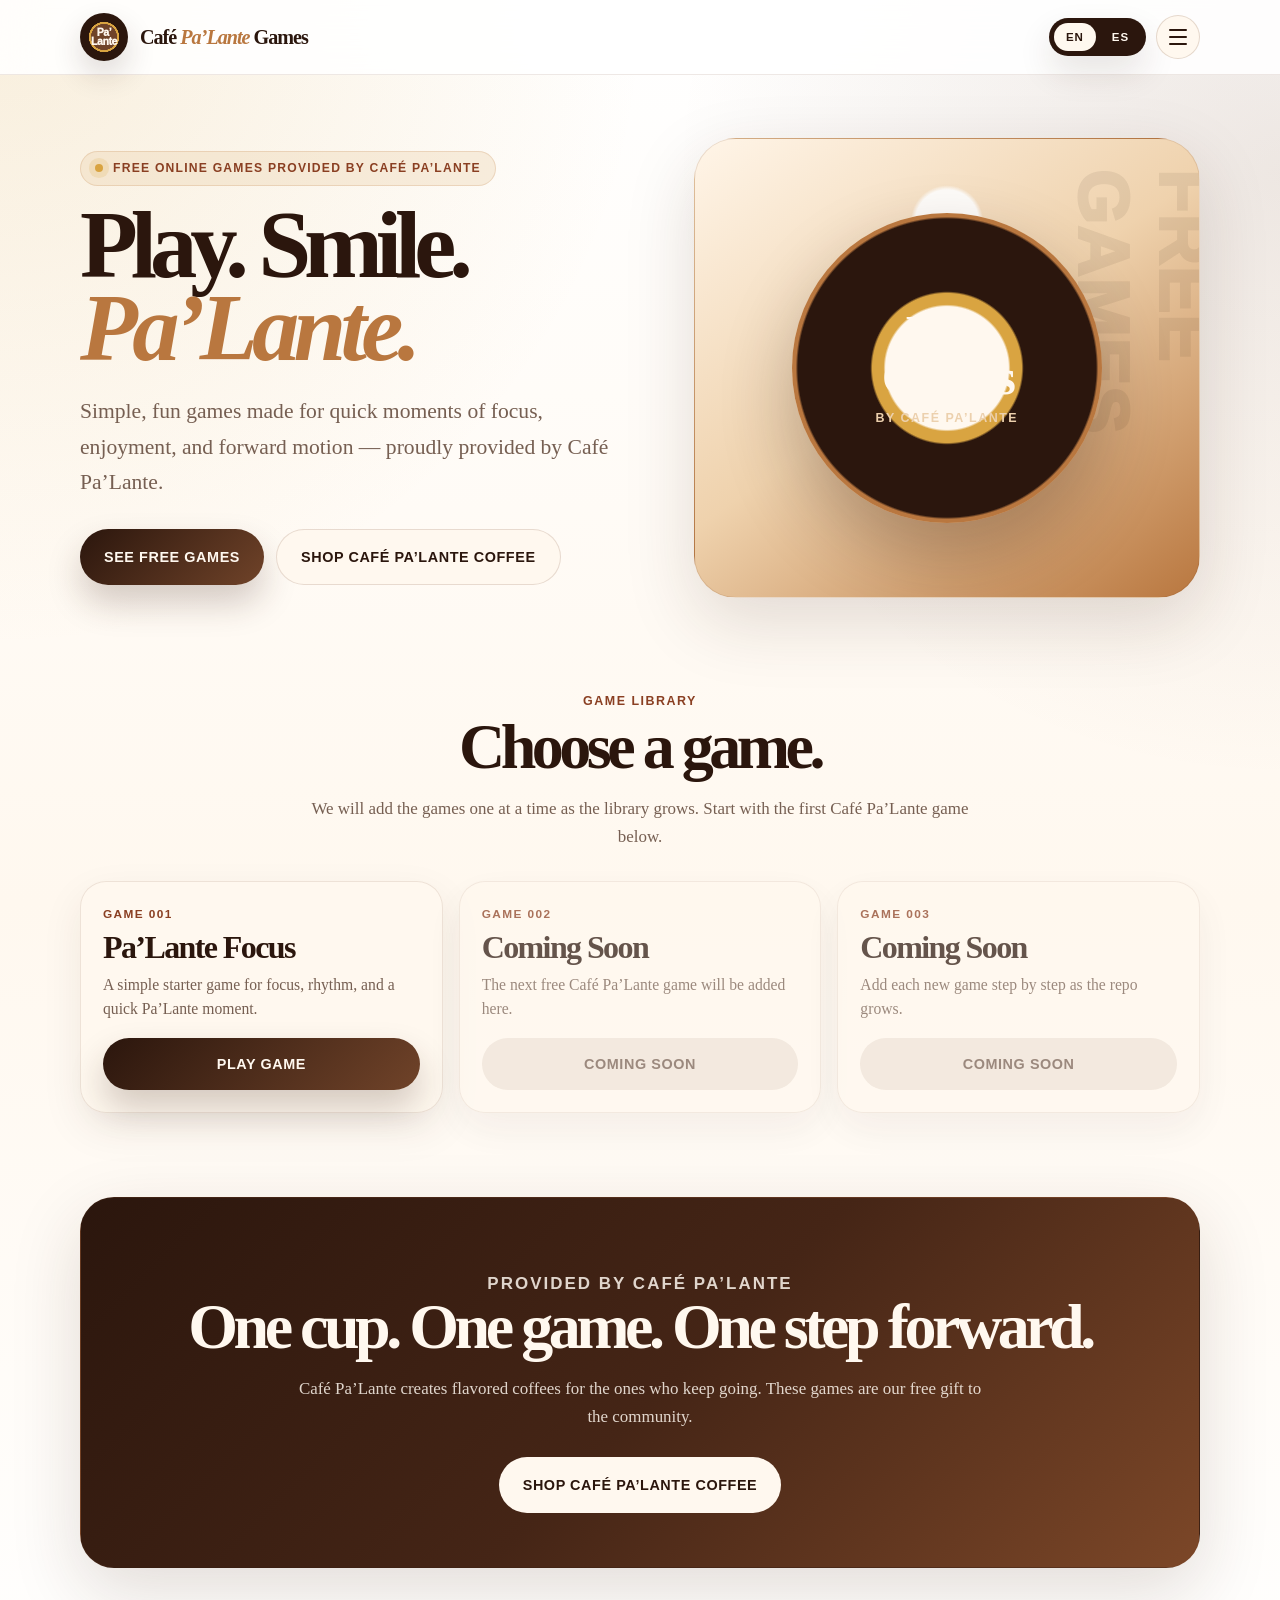
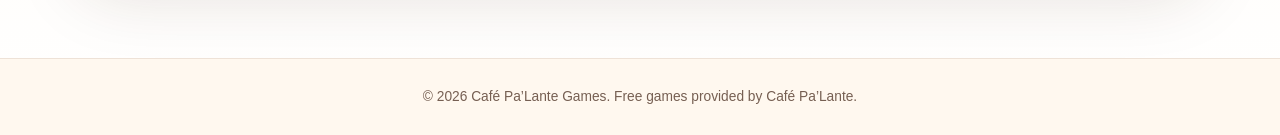
<file: index.html>
<!DOCTYPE html>
<html lang="en">
<head>
  <meta charset="UTF-8" />
  <meta name="viewport" content="width=device-width, initial-scale=1.0" />
  <title>Café Pa’Lante Games | Free Online Games</title>
  <meta name="description" content="Free online games provided by Café Pa’Lante for the ones who keep going. Simple, fun, and easy to play." />

  <style>
    :root {
      --dark: #2b160d;
      --espresso: #3a2116;
      --mocha: #704329;
      --caramel: #b9773f;
      --gold: #d9a441;
      --latte: #ecd0ad;
      --cream: #fff8ef;
      --white: #ffffff;
      --text: #2b1a12;
      --muted: #765f52;
      --green: #456b3f;
      --shadow: 0 24px 70px rgba(58, 33, 22, 0.15);
    }

    * {
      box-sizing: border-box;
      margin: 0;
      padding: 0;
    }

    html {
      scroll-behavior: smooth;
      width: 100%;
      overflow-x: hidden;
    }

    body {
      width: 100%;
      min-height: 100vh;
      overflow-x: hidden;
      color: var(--text);
      background:
        radial-gradient(circle at 0% 0%, rgba(217, 164, 65, 0.18), transparent 30%),
        radial-gradient(circle at 100% 10%, rgba(112, 67, 41, 0.12), transparent 30%),
        linear-gradient(180deg, #ffffff 0%, #fff8ef 52%, #ffffff 100%);
      font-family: Georgia, "Times New Roman", serif;
    }

    a {
      color: inherit;
      text-decoration: none;
    }

    button {
      font: inherit;
    }

    [data-lang="es"] {
      display: none !important;
    }

    body.is-es [data-lang="en"] {
      display: none !important;
    }

    body.is-es [data-lang="es"] {
      display: revert !important;
    }

    .site-header {
      position: fixed;
      top: 0;
      left: 0;
      z-index: 50;
      width: 100%;
      border-bottom: 1px solid rgba(112, 67, 41, 0.12);
      background: rgba(255, 255, 255, 0.88);
      backdrop-filter: blur(18px);
    }

    .top-nav {
      position: relative;
      width: min(1120px, calc(100% - 32px));
      min-height: 74px;
      margin: 0 auto;
      display: grid;
      grid-template-columns: minmax(0, 1fr) auto;
      gap: 14px;
      align-items: center;
    }

    .brand {
      display: flex;
      align-items: center;
      min-width: 0;
      gap: 12px;
    }

    .brand-mark {
      width: 48px;
      height: 48px;
      flex: 0 0 auto;
      display: grid;
      place-items: center;
      border-radius: 50%;
      background: radial-gradient(circle at center, var(--mocha) 0 38%, var(--gold) 39% 44%, var(--dark) 45% 100%);
      color: var(--cream);
      box-shadow: 0 14px 30px rgba(58, 33, 22, 0.16);
      font-family: Arial, Helvetica, sans-serif;
      font-size: 0.66rem;
      font-weight: 1000;
      letter-spacing: -0.04em;
      line-height: 0.9;
      text-align: center;
    }

    .brand-title {
      min-width: 0;
      color: var(--dark);
      font-size: clamp(1rem, 2.6vw, 1.26rem);
      font-weight: 900;
      line-height: 1;
      letter-spacing: -0.05em;
      white-space: nowrap;
    }

    .brand-title span {
      color: var(--caramel);
      font-style: italic;
    }

    .nav-actions {
      display: flex;
      align-items: center;
      justify-content: flex-end;
      gap: 10px;
    }

    .language-toggle {
      display: inline-flex;
      align-items: center;
      gap: 4px;
      padding: 5px;
      border-radius: 999px;
      background: var(--dark);
      box-shadow: 0 16px 34px rgba(58, 33, 22, 0.12);
    }

    .language-toggle button {
      border: 0;
      border-radius: 999px;
      background: transparent;
      color: var(--cream);
      cursor: pointer;
      font-family: Arial, Helvetica, sans-serif;
      font-size: 0.72rem;
      font-weight: 900;
      letter-spacing: 0.08em;
      padding: 8px 12px;
      text-transform: uppercase;
    }

    .language-toggle button.active {
      background: var(--cream);
      color: var(--dark);
    }

    .hamburger {
      width: 44px;
      height: 44px;
      flex: 0 0 auto;
      border: 1px solid rgba(112, 67, 41, 0.18);
      border-radius: 999px;
      background: var(--cream);
      cursor: pointer;
      display: inline-flex;
      flex-direction: column;
      align-items: center;
      justify-content: center;
      gap: 5px;
    }

    .hamburger span {
      width: 18px;
      height: 2px;
      border-radius: 999px;
      background: var(--dark);
      transition: transform 0.2s ease, opacity 0.2s ease;
    }

    .hamburger.open span:nth-child(1) {
      transform: translateY(7px) rotate(45deg);
    }

    .hamburger.open span:nth-child(2) {
      opacity: 0;
    }

    .hamburger.open span:nth-child(3) {
      transform: translateY(-7px) rotate(-45deg);
    }

    .nav-menu {
      position: absolute;
      top: calc(100% + 10px);
      right: 0;
      width: min(340px, calc(100vw - 28px));
      display: none;
      border: 1px solid rgba(112, 67, 41, 0.14);
      border-radius: 24px;
      background:
        radial-gradient(circle at top left, rgba(217, 164, 65, 0.18), transparent 40%),
        rgba(255, 248, 239, 0.98);
      box-shadow: 0 24px 70px rgba(58, 33, 22, 0.18);
      padding: 10px;
    }

    .nav-menu.open {
      display: block;
    }

    .nav-menu a {
      display: flex;
      align-items: center;
      justify-content: space-between;
      gap: 14px;
      padding: 15px 14px;
      border-radius: 16px;
      color: var(--dark);
      font-family: Arial, Helvetica, sans-serif;
      font-size: 0.8rem;
      font-weight: 900;
      letter-spacing: 0.08em;
      text-transform: uppercase;
    }

    .nav-menu a:hover,
    .nav-menu a:focus-visible {
      background: rgba(112, 67, 41, 0.08);
      outline: none;
    }

    .nav-menu a::after {
      content: "→";
      color: var(--caramel);
      font-size: 1rem;
      flex: 0 0 auto;
    }

    main {
      padding: calc(74px + clamp(28px, 5vw, 68px)) 0 clamp(56px, 7vw, 90px);
    }

    .shell {
      width: min(1120px, calc(100% - 32px));
      margin: 0 auto;
    }

    .hero {
      display: grid;
      grid-template-columns: minmax(0, 1.05fr) minmax(280px, 0.95fr);
      gap: clamp(26px, 5vw, 54px);
      align-items: center;
    }

    .eyebrow {
      display: inline-flex;
      align-items: center;
      gap: 10px;
      margin-bottom: 18px;
      padding: 9px 14px;
      border: 1px solid rgba(183, 119, 63, 0.20);
      border-radius: 999px;
      background: rgba(236, 208, 173, 0.35);
      color: #8a3f22;
      font-family: Arial, Helvetica, sans-serif;
      font-size: 0.76rem;
      font-weight: 900;
      letter-spacing: 0.10em;
      line-height: 1.2;
      text-transform: uppercase;
    }

    .eyebrow::before {
      content: "";
      width: 8px;
      height: 8px;
      flex: 0 0 auto;
      border-radius: 50%;
      background: var(--gold);
      box-shadow: 0 0 0 6px rgba(217, 164, 65, 0.18);
    }

    h1 {
      color: var(--dark);
      font-size: clamp(3rem, 7.4vw, 7.2rem);
      line-height: 0.88;
      letter-spacing: -0.075em;
      max-width: 780px;
    }

    h1 span {
      display: block;
      color: var(--caramel);
      font-style: italic;
      letter-spacing: -0.06em;
    }

    .lead {
      max-width: 660px;
      margin-top: 24px;
      color: var(--muted);
      font-size: clamp(1.08rem, 1.8vw, 1.35rem);
      line-height: 1.65;
    }

    .hero-actions {
      display: flex;
      flex-wrap: wrap;
      gap: 12px;
      margin-top: 28px;
    }

    .btn {
      min-height: 56px;
      display: inline-flex;
      align-items: center;
      justify-content: center;
      border-radius: 999px;
      padding: 15px 24px;
      font-family: Arial, Helvetica, sans-serif;
      font-size: 0.9rem;
      font-weight: 900;
      letter-spacing: 0.04em;
      text-align: center;
      text-transform: uppercase;
      transition: transform 0.2s ease, box-shadow 0.2s ease;
    }

    .btn:hover {
      transform: translateY(-2px);
    }

    .btn-primary {
      background: linear-gradient(135deg, var(--dark), var(--mocha));
      color: var(--cream);
      box-shadow: 0 18px 34px rgba(58, 33, 22, 0.22);
    }

    .btn-secondary {
      border: 1px solid rgba(112, 67, 41, 0.16);
      background: var(--cream);
      color: var(--dark);
    }

    .visual-card {
      position: relative;
      min-height: 460px;
      border: 1px solid rgba(112, 67, 41, 0.14);
      border-radius: 42px;
      background:
        radial-gradient(circle at 50% 18%, rgba(255, 255, 255, 0.90) 0 7%, transparent 8%),
        linear-gradient(145deg, #fff5e8 0%, #efd2ad 48%, #b9773f 100%);
      box-shadow: var(--shadow);
      overflow: hidden;
      display: grid;
      place-items: center;
      padding: clamp(26px, 4vw, 42px);
    }

    .visual-card::after {
      content: "FREE GAMES";
      position: absolute;
      right: -25px;
      top: 32px;
      color: rgba(40, 21, 12, 0.075);
      font-family: Arial, Helvetica, sans-serif;
      font-size: clamp(3rem, 6vw, 4.4rem);
      font-weight: 1000;
      letter-spacing: 0.02em;
      writing-mode: vertical-rl;
    }

    .game-emblem {
      position: relative;
      z-index: 2;
      width: min(310px, 86%);
      aspect-ratio: 1;
      display: grid;
      place-items: center;
      border-radius: 50%;
      background:
        radial-gradient(circle at center, var(--cream) 0 28%, var(--gold) 29% 34%, var(--dark) 35% 68%, var(--caramel) 69% 100%);
      color: var(--cream);
      text-align: center;
      box-shadow: 0 32px 70px rgba(43, 22, 13, 0.28);
    }

    .game-emblem strong {
      display: block;
      color: var(--cream);
      font-size: clamp(2.1rem, 4vw, 3.7rem);
      line-height: 0.85;
      letter-spacing: -0.08em;
    }

    .game-emblem span {
      display: block;
      margin-top: 12px;
      color: var(--latte);
      font-family: Arial, Helvetica, sans-serif;
      font-size: 0.78rem;
      font-weight: 900;
      letter-spacing: 0.12em;
      text-transform: uppercase;
    }

    .games-section {
      margin-top: clamp(60px, 8vw, 96px);
    }

    .section-head {
      text-align: center;
      max-width: 780px;
      margin: 0 auto 28px;
    }

    .kicker {
      margin-bottom: 10px;
      color: #8a3f22;
      font-family: Arial, Helvetica, sans-serif;
      font-size: 0.78rem;
      font-weight: 900;
      letter-spacing: 0.12em;
      text-transform: uppercase;
    }

    h2 {
      color: var(--dark);
      font-size: clamp(2.3rem, 5vw, 5rem);
      line-height: 0.92;
      letter-spacing: -0.07em;
    }

    .section-copy {
      max-width: 660px;
      margin: 18px auto 0;
      color: var(--muted);
      font-size: 1.06rem;
      line-height: 1.65;
    }

    .game-list {
      display: grid;
      grid-template-columns: repeat(3, minmax(0, 1fr));
      gap: 16px;
      margin-top: 30px;
    }

    .game-card {
      min-height: 210px;
      display: flex;
      flex-direction: column;
      justify-content: space-between;
      gap: 18px;
      border: 1px solid rgba(112, 67, 41, 0.12);
      border-radius: 26px;
      background: rgba(255, 248, 239, 0.84);
      box-shadow: 0 16px 42px rgba(58, 33, 22, 0.08);
      padding: 22px;
    }

    .game-card small {
      color: #8a3f22;
      font-family: Arial, Helvetica, sans-serif;
      font-size: 0.74rem;
      font-weight: 900;
      letter-spacing: 0.12em;
      text-transform: uppercase;
    }

    .game-card h3 {
      color: var(--dark);
      font-size: clamp(1.55rem, 2.5vw, 2rem);
      line-height: 0.98;
      letter-spacing: -0.05em;
      margin-top: 10px;
    }

    .game-card p {
      color: var(--muted);
      font-size: 0.98rem;
      line-height: 1.5;
      margin-top: 10px;
    }

    .game-card .btn {
      width: 100%;
      margin-top: auto;
      min-height: 52px;
    }

    .coming-soon {
      opacity: 0.72;
    }

    .coming-soon .btn {
      pointer-events: none;
      background: rgba(112, 67, 41, 0.12);
      color: var(--muted);
      box-shadow: none;
    }

    .sponsor-card {
      margin-top: clamp(54px, 7vw, 84px);
      border-radius: 34px;
      border: 1px solid rgba(112, 67, 41, 0.14);
      background: linear-gradient(135deg, var(--dark), #452516 52%, #7c4728);
      color: var(--cream);
      box-shadow: var(--shadow);
      padding: clamp(28px, 5vw, 54px);
      text-align: center;
    }

    .sponsor-card h2 {
      color: var(--cream);
      margin: 0 auto;
    }

    .sponsor-card p {
      max-width: 690px;
      margin: 18px auto 0;
      color: rgba(255, 248, 239, 0.84);
      font-size: 1.06rem;
      line-height: 1.65;
    }

    .sponsor-card .btn {
      margin-top: 26px;
      background: var(--cream);
      color: var(--dark);
    }

    footer {
      border-top: 1px solid rgba(112, 67, 41, 0.12);
      background: var(--cream);
      color: var(--muted);
      padding: 28px 16px;
      text-align: center;
      font-family: Arial, Helvetica, sans-serif;
      font-size: 0.86rem;
      line-height: 1.5;
    }

    @media (max-width: 900px) {
      .hero {
        grid-template-columns: 1fr;
      }

      .visual-card {
        min-height: 380px;
      }

      .game-list {
        grid-template-columns: 1fr;
      }
    }

    @media (max-width: 640px) {
      .top-nav {
        width: min(100% - 24px, 1120px);
        min-height: auto;
        padding: 12px 0;
        grid-template-columns: 1fr auto;
      }

      .brand-title {
        font-size: 1rem;
      }

      .brand-mark {
        width: 42px;
        height: 42px;
        font-size: 0.58rem;
      }

      .nav-actions {
        gap: 8px;
      }

      .language-toggle button {
        padding: 7px 9px;
        font-size: 0.64rem;
      }

      .hamburger {
        width: 40px;
        height: 40px;
      }

      .nav-menu {
        left: 0;
        right: 0;
        width: 100%;
      }

      main {
        padding-top: calc(74px + 26px);
      }

      .shell {
        width: min(100% - 24px, 1120px);
      }

      .eyebrow {
        font-size: 0.66rem;
        letter-spacing: 0.07em;
        line-height: 1.35;
      }

      h1 {
        font-size: clamp(3rem, 16vw, 4.8rem);
      }

      .lead {
        font-size: 1.04rem;
      }

      .hero-actions,
      .btn {
        width: 100%;
      }

      .visual-card {
        min-height: 330px;
        border-radius: 30px;
      }

      .game-emblem {
        width: min(250px, 86%);
      }

      .game-card {
        min-height: auto;
      }
    }

    @media (max-width: 430px) {
      main {
        padding-top: 142px;
      }

      .top-nav {
        grid-template-columns: 1fr;
        justify-items: stretch;
      }

      .brand {
        justify-content: center;
        text-align: center;
      }

      .nav-actions {
        width: 100%;
        justify-content: center;
      }

      .language-toggle {
        flex: 1;
        max-width: 232px;
      }

      .language-toggle button {
        flex: 1;
      }

      .hamburger {
        flex: 0 0 42px;
      }
    }
  </style>
</head>

<body>
  <header class="site-header">
    <nav class="top-nav" aria-label="Main navigation">
      <a href="index.html" class="brand" aria-label="Café Pa’Lante Games Home">
        <div class="brand-mark">Pa’<br>Lante</div>
        <div class="brand-title">Café <span>Pa’Lante</span> Games</div>
      </a>

      <div class="nav-actions">
        <div class="language-toggle" aria-label="Language toggle">
          <button type="button" class="active" id="enBtn">EN</button>
          <button type="button" id="esBtn">ES</button>
        </div>

        <button class="hamburger" id="menuBtn" type="button" aria-label="Open menu" aria-expanded="false">
          <span></span>
          <span></span>
          <span></span>
        </button>
      </div>

      <div class="nav-menu" id="navMenu">
        <a href="#games">
          <span data-lang="en">Free Games</span>
          <span data-lang="es">Juegos Gratis</span>
        </a>
        <a href="https://cafepalante.com" target="_blank" rel="noopener">
          <span data-lang="en">Shop Café Pa’Lante</span>
          <span data-lang="es">Comprar Café Pa’Lante</span>
        </a>
      </div>
    </nav>
  </header>

  <main>
    <div class="shell">
      <section class="hero" id="home">
        <div>
          <div class="eyebrow">
            <span data-lang="en">Free online games provided by Café Pa’Lante</span>
            <span data-lang="es">Juegos online gratis presentados por Café Pa’Lante</span>
          </div>

          <h1 data-lang="en">Play. Smile. <span>Pa’Lante.</span></h1>
          <h1 data-lang="es">Juega. Sonríe. <span>Pa’Lante.</span></h1>

          <p class="lead" data-lang="en">Simple, fun games made for quick moments of focus, enjoyment, and forward motion — proudly provided by Café Pa’Lante.</p>
          <p class="lead" data-lang="es">Juegos sencillos y divertidos para momentos rápidos de enfoque, disfrute y movimiento hacia adelante — presentados con orgullo por Café Pa’Lante.</p>

          <div class="hero-actions">
            <a class="btn btn-primary" href="#games">
              <span data-lang="en">See Free Games</span>
              <span data-lang="es">Ver Juegos Gratis</span>
            </a>
            <a class="btn btn-secondary" href="https://cafepalante.com" target="_blank" rel="noopener">
              <span data-lang="en">Shop Café Pa’Lante Coffee</span>
              <span data-lang="es">Comprar Café Pa’Lante</span>
            </a>
          </div>
        </div>

        <div class="visual-card" aria-label="Café Pa’Lante free games emblem">
          <div class="game-emblem">
            <div>
              <strong data-lang="en">Free<br>Games</strong>
              <strong data-lang="es">Juegos<br>Gratis</strong>
              <span data-lang="en">By Café Pa’Lante</span>
              <span data-lang="es">Por Café Pa’Lante</span>
            </div>
          </div>
        </div>
      </section>

      <section class="games-section" id="games">
        <div class="section-head">
          <p class="kicker" data-lang="en">Game Library</p>
          <p class="kicker" data-lang="es">Biblioteca de Juegos</p>

          <h2 data-lang="en">Choose a game.</h2>
          <h2 data-lang="es">Escoge un juego.</h2>

          <p class="section-copy" data-lang="en">We will add the games one at a time as the library grows. Start with the first Café Pa’Lante game below.</p>
          <p class="section-copy" data-lang="es">Vamos a añadir los juegos uno por uno según crezca la biblioteca. Comienza con el primer juego de Café Pa’Lante abajo.</p>
        </div>

        <div class="game-list">
          <article class="game-card">
            <div>
              <small data-lang="en">Game 001</small>
              <small data-lang="es">Juego 001</small>
              <h3 data-lang="en">Pa’Lante Focus</h3>
              <h3 data-lang="es">Enfoque Pa’Lante</h3>
              <p data-lang="en">A simple starter game for focus, rhythm, and a quick Pa’Lante moment.</p>
              <p data-lang="es">Un juego sencillo para comenzar con enfoque, ritmo y un momento Pa’Lante.</p>
            </div>
            <a class="btn btn-primary" href="games/game-001.html">
              <span data-lang="en">Play Game</span>
              <span data-lang="es">Jugar</span>
            </a>
          </article>

          <article class="game-card coming-soon">
            <div>
              <small data-lang="en">Game 002</small>
              <small data-lang="es">Juego 002</small>
              <h3 data-lang="en">Coming Soon</h3>
              <h3 data-lang="es">Próximamente</h3>
              <p data-lang="en">The next free Café Pa’Lante game will be added here.</p>
              <p data-lang="es">El próximo juego gratis de Café Pa’Lante se añadirá aquí.</p>
            </div>
            <a class="btn" href="games/game-002.html">
              <span data-lang="en">Coming Soon</span>
              <span data-lang="es">Próximamente</span>
            </a>
          </article>

          <article class="game-card coming-soon">
            <div>
              <small data-lang="en">Game 003</small>
              <small data-lang="es">Juego 003</small>
              <h3 data-lang="en">Coming Soon</h3>
              <h3 data-lang="es">Próximamente</h3>
              <p data-lang="en">Add each new game step by step as the repo grows.</p>
              <p data-lang="es">Añade cada juego paso a paso según crezca el repo.</p>
            </div>
            <a class="btn" href="games/game-003.html">
              <span data-lang="en">Coming Soon</span>
              <span data-lang="es">Próximamente</span>
            </a>
          </article>
        </div>
      </section>

      <section class="sponsor-card" id="cafe">
        <p class="kicker" data-lang="en">Provided by Café Pa’Lante</p>
        <p class="kicker" data-lang="es">Presentado por Café Pa’Lante</p>

        <h2 data-lang="en">One cup. One game. One step forward.</h2>
        <h2 data-lang="es">Una taza. Un juego. Un paso hacia adelante.</h2>

        <p data-lang="en">Café Pa’Lante creates flavored coffees for the ones who keep going. These games are our free gift to the community.</p>
        <p data-lang="es">Café Pa’Lante crea cafés con sabor para los que siguen pa’lante. Estos juegos son nuestro regalo gratis para la comunidad.</p>

        <a class="btn" href="https://cafepalante.com" target="_blank" rel="noopener">
          <span data-lang="en">Shop Café Pa’Lante Coffee</span>
          <span data-lang="es">Comprar Café Pa’Lante</span>
        </a>
      </section>
    </div>
  </main>

  <footer>
    <span data-lang="en">© 2026 Café Pa’Lante Games. Free games provided by Café Pa’Lante.</span>
    <span data-lang="es">© 2026 Café Pa’Lante Games. Juegos gratis presentados por Café Pa’Lante.</span>
  </footer>

  <script>
    const enBtn = document.getElementById('enBtn');
    const esBtn = document.getElementById('esBtn');
    const menuBtn = document.getElementById('menuBtn');
    const navMenu = document.getElementById('navMenu');
    const menuLinks = navMenu.querySelectorAll('a');

    function setLanguage(lang) {
      const isSpanish = lang === 'es';
      document.body.classList.toggle('is-es', isSpanish);
      enBtn.classList.toggle('active', !isSpanish);
      esBtn.classList.toggle('active', isSpanish);
      document.documentElement.lang = isSpanish ? 'es' : 'en';
      localStorage.setItem('cafePalanteGamesLang', lang);
      closeMenu();
    }

    function toggleMenu() {
      const isOpen = navMenu.classList.toggle('open');
      menuBtn.classList.toggle('open', isOpen);
      menuBtn.setAttribute('aria-expanded', isOpen ? 'true' : 'false');
      menuBtn.setAttribute('aria-label', isOpen ? 'Close menu' : 'Open menu');
    }

    function closeMenu() {
      navMenu.classList.remove('open');
      menuBtn.classList.remove('open');
      menuBtn.setAttribute('aria-expanded', 'false');
      menuBtn.setAttribute('aria-label', 'Open menu');
    }

    enBtn.addEventListener('click', function () { setLanguage('en'); });
    esBtn.addEventListener('click', function () { setLanguage('es'); });
    menuBtn.addEventListener('click', toggleMenu);

    menuLinks.forEach(function (link) {
      link.addEventListener('click', closeMenu);
    });

    document.addEventListener('click', function (event) {
      if (!event.target.closest('.top-nav')) {
        closeMenu();
      }
    });

    document.addEventListener('keydown', function (event) {
      if (event.key === 'Escape') {
        closeMenu();
      }
    });

    if (localStorage.getItem('cafePalanteGamesLang') === 'es') {
      setLanguage('es');
    }
  </script>
</body>
</html>
</file>
